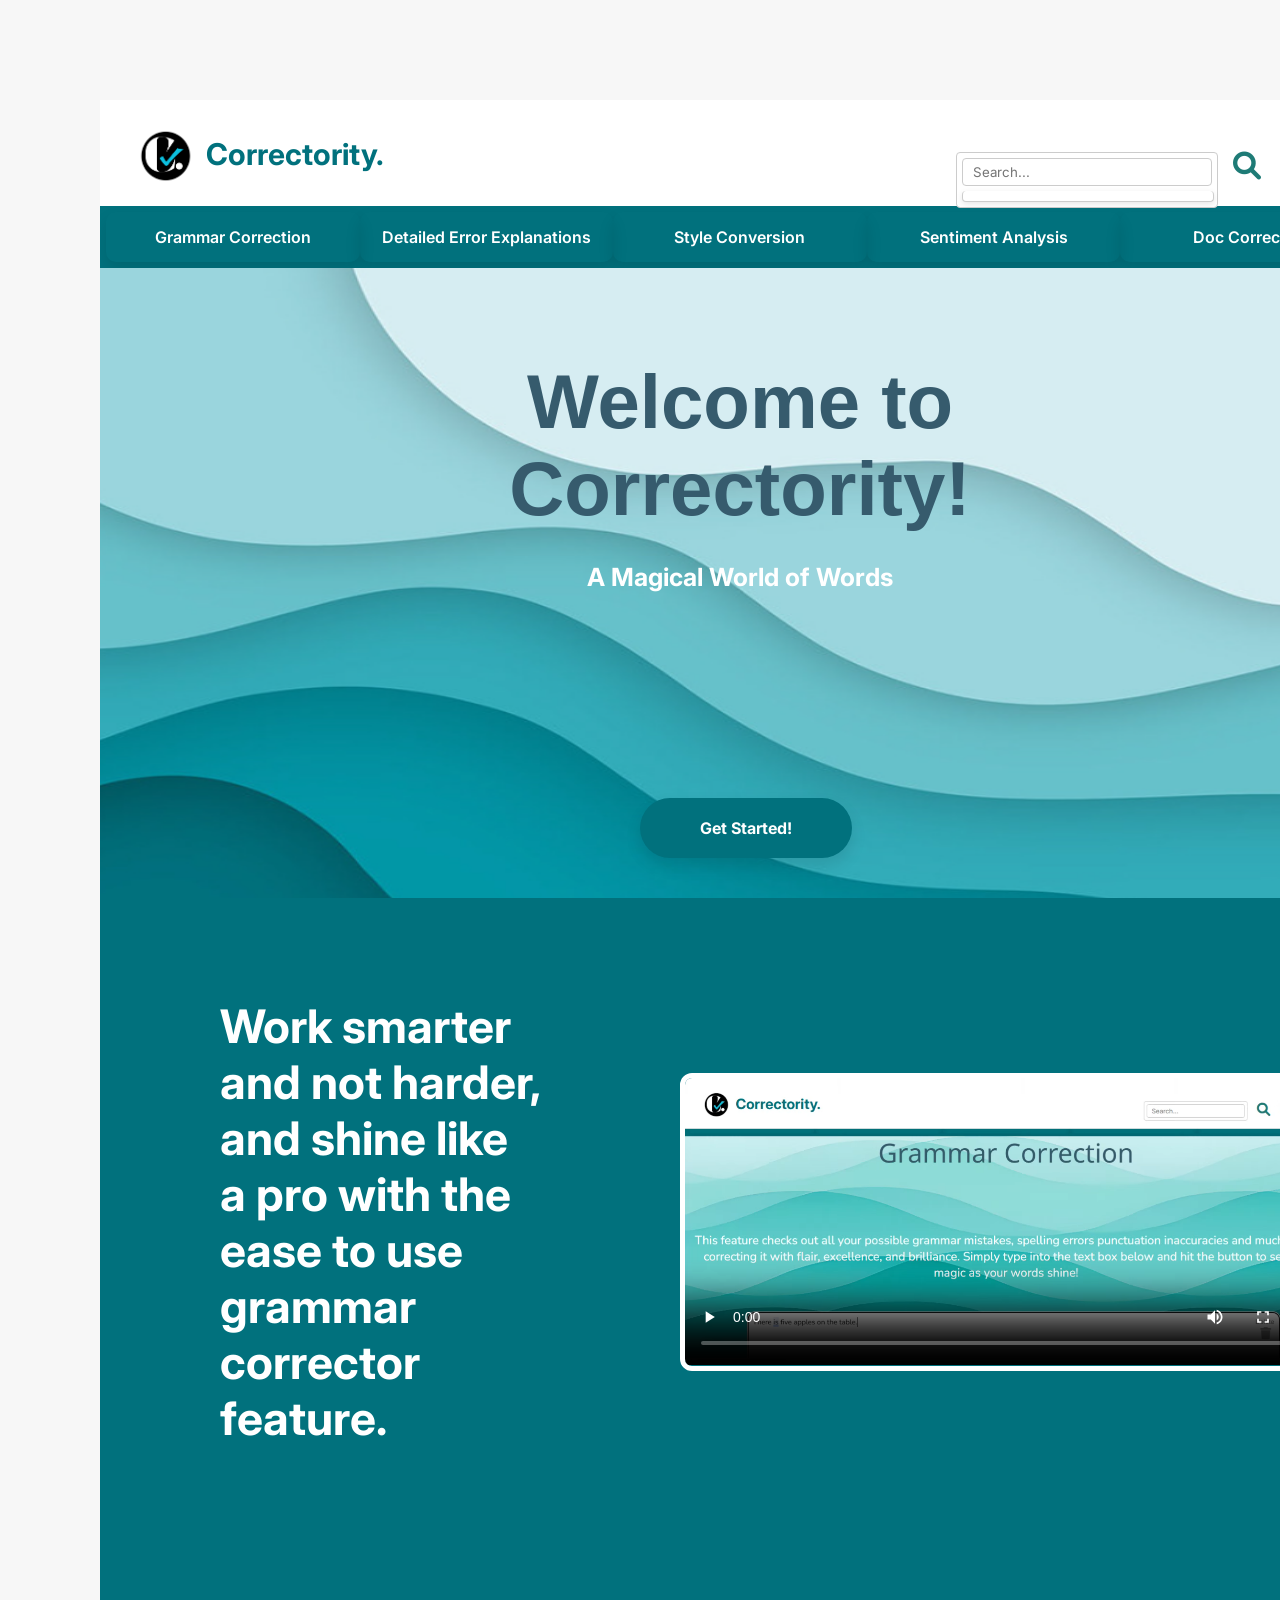
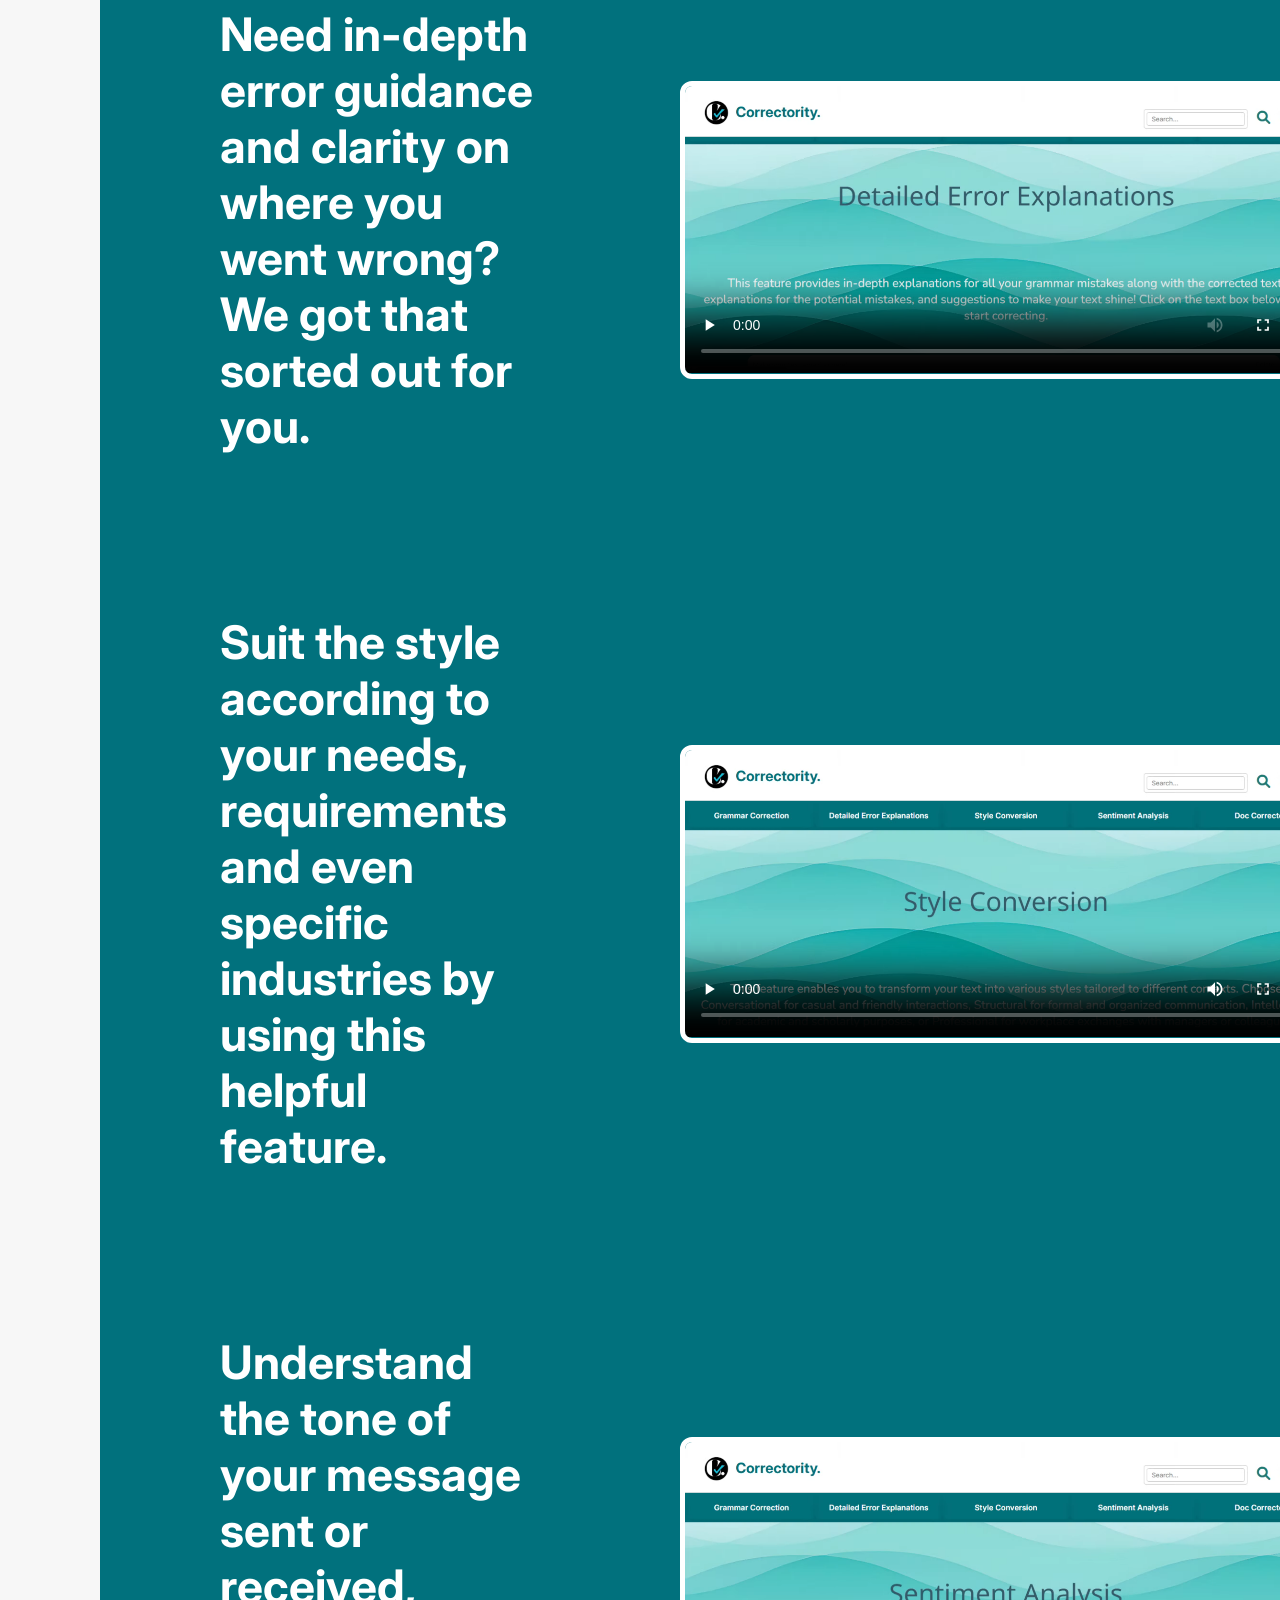
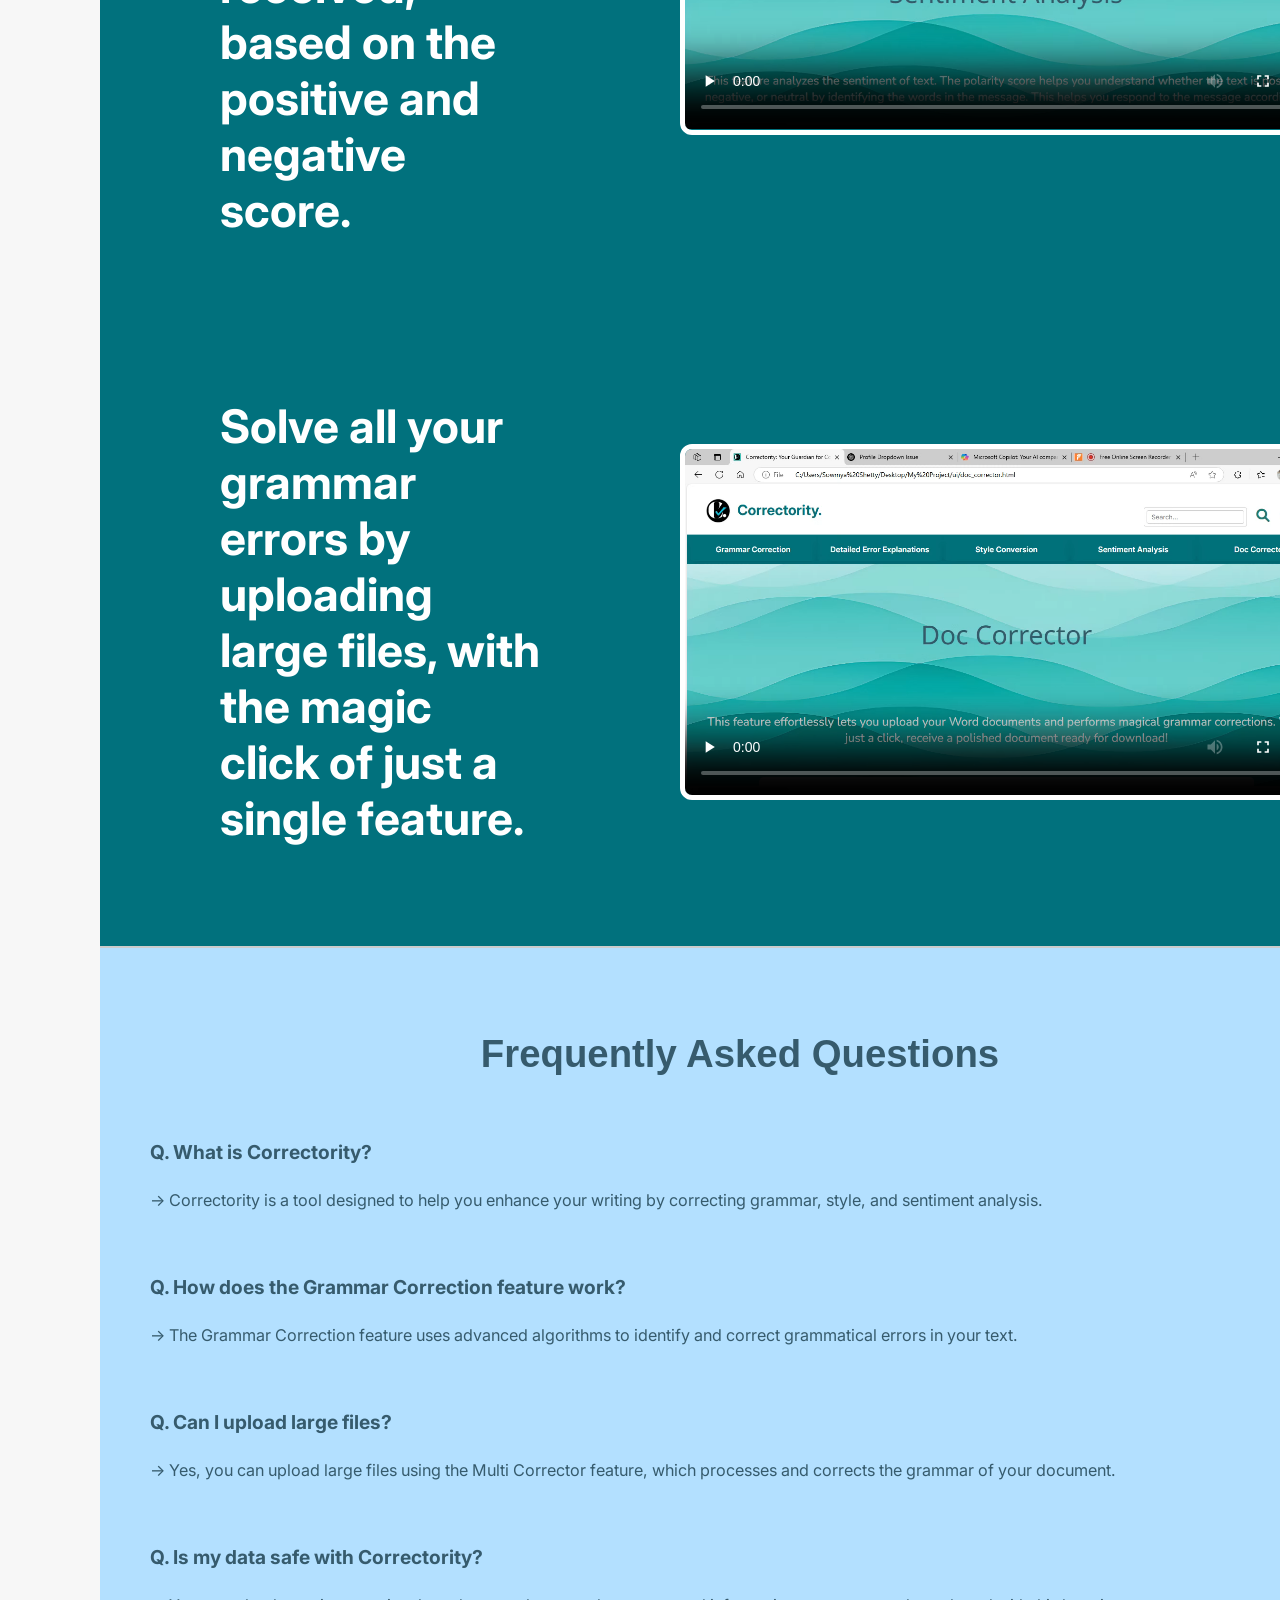
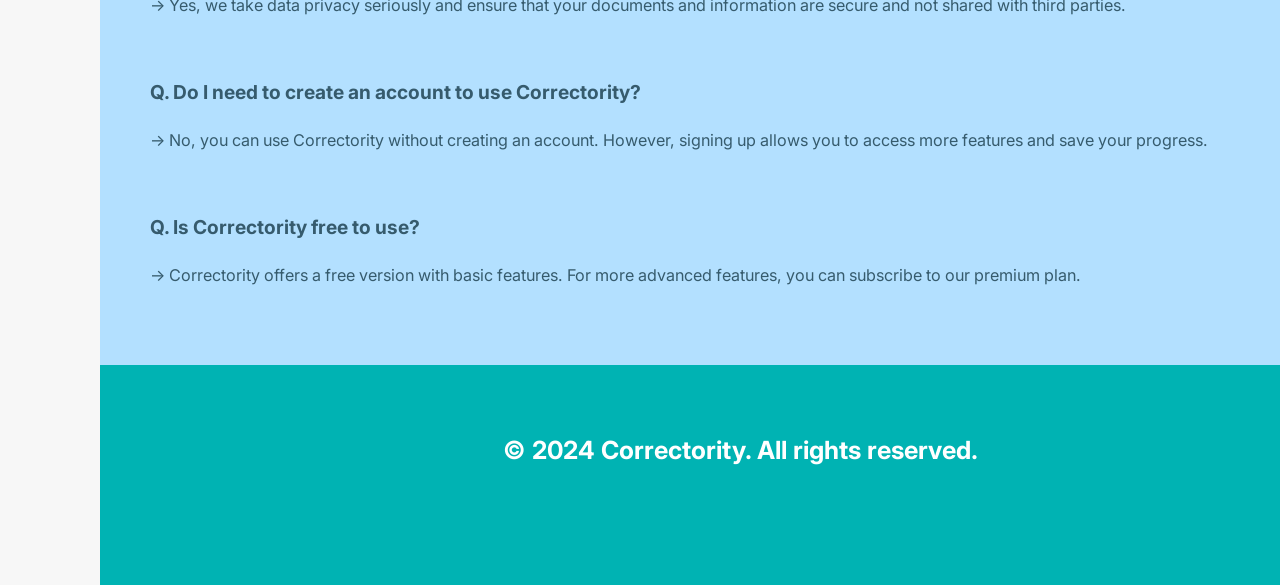
<file: index.html>
<!DOCTYPE html>
<html lang="en">
<head>
    <meta charset="UTF-8">	
    <title>Correctority: Your Guardian for Correctness</title>
    <link rel="preconnect" href="https://fonts.googleapis.com">
    <link rel="preconnect" href="https://fonts.gstatic.com" crossorigin>
    <link href="https://fonts.googleapis.com/css2?family=Inter:ital,opsz,wght@0,14..32,100..900;1,14..32,100..900&display=swap" rel="stylesheet">
    <link rel="stylesheet" type="text/css" href="style.css">
    
    <!-- Path goes into ui/images/ -->
    <link rel="icon" href="ui/images/favicon.ico" type="image/x-icon">
    <link rel="stylesheet" href="https://cdnjs.cloudflare.com/ajax/libs/font-awesome/6.0.0-beta3/css/all.min.css">
</head>
<body>
    <div class="banner">
        <div class="logo">
             <!-- Relative link to home page and logo image in ui/images/ -->
             <a href="index.html">
                <img src="ui/images/correctority_logo.png" alt="Correctority Logo" class="logo-img" style="cursor: pointer;">
            </a>
        </div>
        <div class="inter-bold" onclick="showFeature('home')" style="cursor: pointer;">
            Correctority.
        </div>
    <nav>
        <ul class="nav-items">
            <li>
                <a href="javascript:void(0);" id="search-icon" class="search-icon">
                    <i class="fa-solid fa-magnifying-glass" style="font-size:28px;color: #1e7b76;"></i>
                </a>
                <div class="search-bar" id="search-bar">
                    <input type="text" id="search-input" placeholder="Search..." onkeyup="showSuggestions(this.value)">
                    <div id="suggestions" role="listbox" aria-live="polite"></div>
                </div>
            </li>
            <li>
                <a href="javascript:void(0);" class="profile-icon" id="profile-icon">
                    <i class="fa-solid fa-circle-user" style="font-size:28px;color:#1e7b76;"></i>
                </a>
                <ul class="dropdown-content" id="profile-dropdown-content">
                    <li><a href="#" id="login-btn">Login</a></li>
                    <li><a href="#" id="signup-btn">Sign Up</a></li>
                </ul>
            </li>
            <li>
                <a href="javascript:void(0);" class="menu-icon" id="menu-icon">
                    <i class="fa-solid fa-bars" style="font-size:28px;color: #1e7b76;"></i>
                </a>
                <ul class="dropdown-content" id="menu-dropdown-content">
                    <li><a href="#faqs">FAQs</a></li>
                    <li><a href="about.html">About Us</a></li>
                </ul>
            </li>
        </ul>
    </nav>
    </div>
    <div class="light-banner">
        <button onclick="location.href='grammar_correction.html'" class="cormorant-garamond-bold">Grammar Correction</button>
        <button onclick="location.href='detailed_error_explanations.html'" class="cormorant-garamond-bold">Detailed Error Explanations</button>
        <button onclick="location.href='style_conversion.html'" class="cormorant-garamond-bold">Style Conversion</button>
        <button onclick="location.href='sentiment_analysis.html'" class="cormorant-garamond-bold">Sentiment Analysis</button>
        <button onclick="location.href='doc_corrector.html'" class="cormorant-garamond-bold">Doc Corrector</button>
    </div>
    <div class="main-body">
        <h1 class="inter-body">Welcome to <br> Correctority!</h1>
        <p class="inter-body">A Magical World of Words</p>
    </div>
  
     <button class="get-started-btn" onclick="showDropdown()">Get Started!</button> 
    </div>
    <div class="features-section">
        <div class="feature-item">
            <div class="feature-text">
                <h2>Work smarter and not harder, and shine like a pro with the ease to use grammar corrector feature.</h2>
            </div>
            <div class="feature-image">
            <video controls width="650">
                <source src="ui/video/grammar_correction_sentence.webm" type="video/webm">
                Your browser does not support the video tag.
            </video>
            </div>
        </div>
        <div class="feature-item">
            <div class="feature-text">
                <h2>Need in-depth error guidance and clarity on where you went wrong? We got that sorted out for you.</h2>
            </div>
            <div class="feature-image">
            <video controls width="650">
                <source src="ui/video/detailed_error_explanations.webm" type="video/webm">
                Your browser does not support the video tag.
            </video>
            </div>
        </div>
        <div class="feature-item">
            <div class="feature-text">
                <h2>Suit the style according to your needs, requirements and even specific industries by using this helpful feature.</h2>
            </div>
            <div class="feature-image">
            <video controls width="650">
                <source src="ui/video/style_conversion.webm" type="video/webm">
                Your browser does not support the video tag.
            </video>
            </div>
        </div>
        <div class="feature-item">
            <div class="feature-text">
                <h2>Understand the tone of your message sent or received, based on the positive and negative score.</h2>
            </div>
            <div class="feature-image">
            <video controls width="650">
                <source src="ui/video/sentiment_analysis.webm" type="video/webm">
                Your browser does not support the video tag.
            </video>
            </div>
         </div>
        <div class="feature-item">
            <div class="feature-text">
                <h2>Solve all your grammar errors by uploading large files, with the magic click of just a single feature. </h2>
            </div>
            <div class="feature-image">
            <video controls width="650">
                <source src="ui/video/doc_corrector.webm" type="video/webm">
                Your browser does not support the video tag.
            </video>
            </div>
        </div>
    </div>

    <div id="faqs" class="faq-section">
    <h5>Frequently Asked Questions</h5>
    <div class="faq-item">
        <h4>Q. What is Correctority?</h4>
        <p class="faq-para"> -> Correctority is a tool designed to help you enhance your writing by correcting grammar, style, and sentiment analysis.</p>
    </div>
    <div class="faq-item">
        <h4>Q. How does the Grammar Correction feature work?</h4>
        <p class="faq-para"> -> The Grammar Correction feature uses advanced algorithms to identify and correct grammatical errors in your text.</p>
    </div>
    <div class="faq-item">
        <h4>Q. Can I upload large files?</h4>
        <p class="faq-para"> -> Yes, you can upload large files using the Multi Corrector feature, which processes and corrects the grammar of your document.</p>
    </div>
    <div class="faq-item">
        <h4>Q. Is my data safe with Correctority?</h4>
        <p class="faq-para">-> Yes, we take data privacy seriously and ensure that your documents and information are secure and not shared with third parties.</p>
    </div>
    <div class="faq-item">
        <h4>Q. Do I need to create an account to use Correctority?</h4>
        <p class="faq-para">-> No, you can use Correctority without creating an account. However, signing up allows you to access more features and save your progress.</p>
    </div>
    <div class="faq-item">
        <h4>Q. Is Correctority free to use?</h4>
        <p class="faq-para">-> Correctority offers a free version with basic features. For more advanced features, you can subscribe to our premium plan.</p>
    </div>
</div>

    <!-- Login Modal -->
    <div id="loginModal" class="modal">
        <div class="modal-content">
            <span class="close" onclick="closeModal('loginModal')">&times;</span>
            <img src="ui/images/correctority_logo.png" alt="Logo" class="modal-logo">
            <h3>Login</h3>
            <form>
                <label for="login-email">Email:</label>
                <input type="email" id="login-email" name="login-email" required>
                <label for="login-password">Password:</label>
                <input type="password" id="login-password" name="login-password" required>
                <button type="submit">Login</button>
            </form>
        </div>
    </div>

    <!-- Sign Up Modal -->
    <div id="signupModal" class="modal">
        <div class="modal-content">
            <span class="close" onclick="closeModal('signupModal')">&times;</span>
            <img src="ui/images/correctority_logo.png" alt="Logo" class="modal-logo">
            <h3>Sign Up</h3>
            <form>
                <label for="signup-email">Email:</label>
                <input type="email" id="signup-email" name="signup-email" required>
                <label for="signup-password">Password:</label>
                <input type="password" id="signup-password" name="signup-password" required>
                <label for="signup-confirm-password">Confirm Password:</label>
                <input type="password" id="signup-confirm-password" name="signup-confirm-password" required>
                <button type="submit">Sign Up</button>
            </form>
        </div>
    </div>

    <script src="script.js"></script>

<footer>
        <p>&copy; 2024 Correctority. All rights reserved.</p>
    </footer>

</body>
</html>
</file>
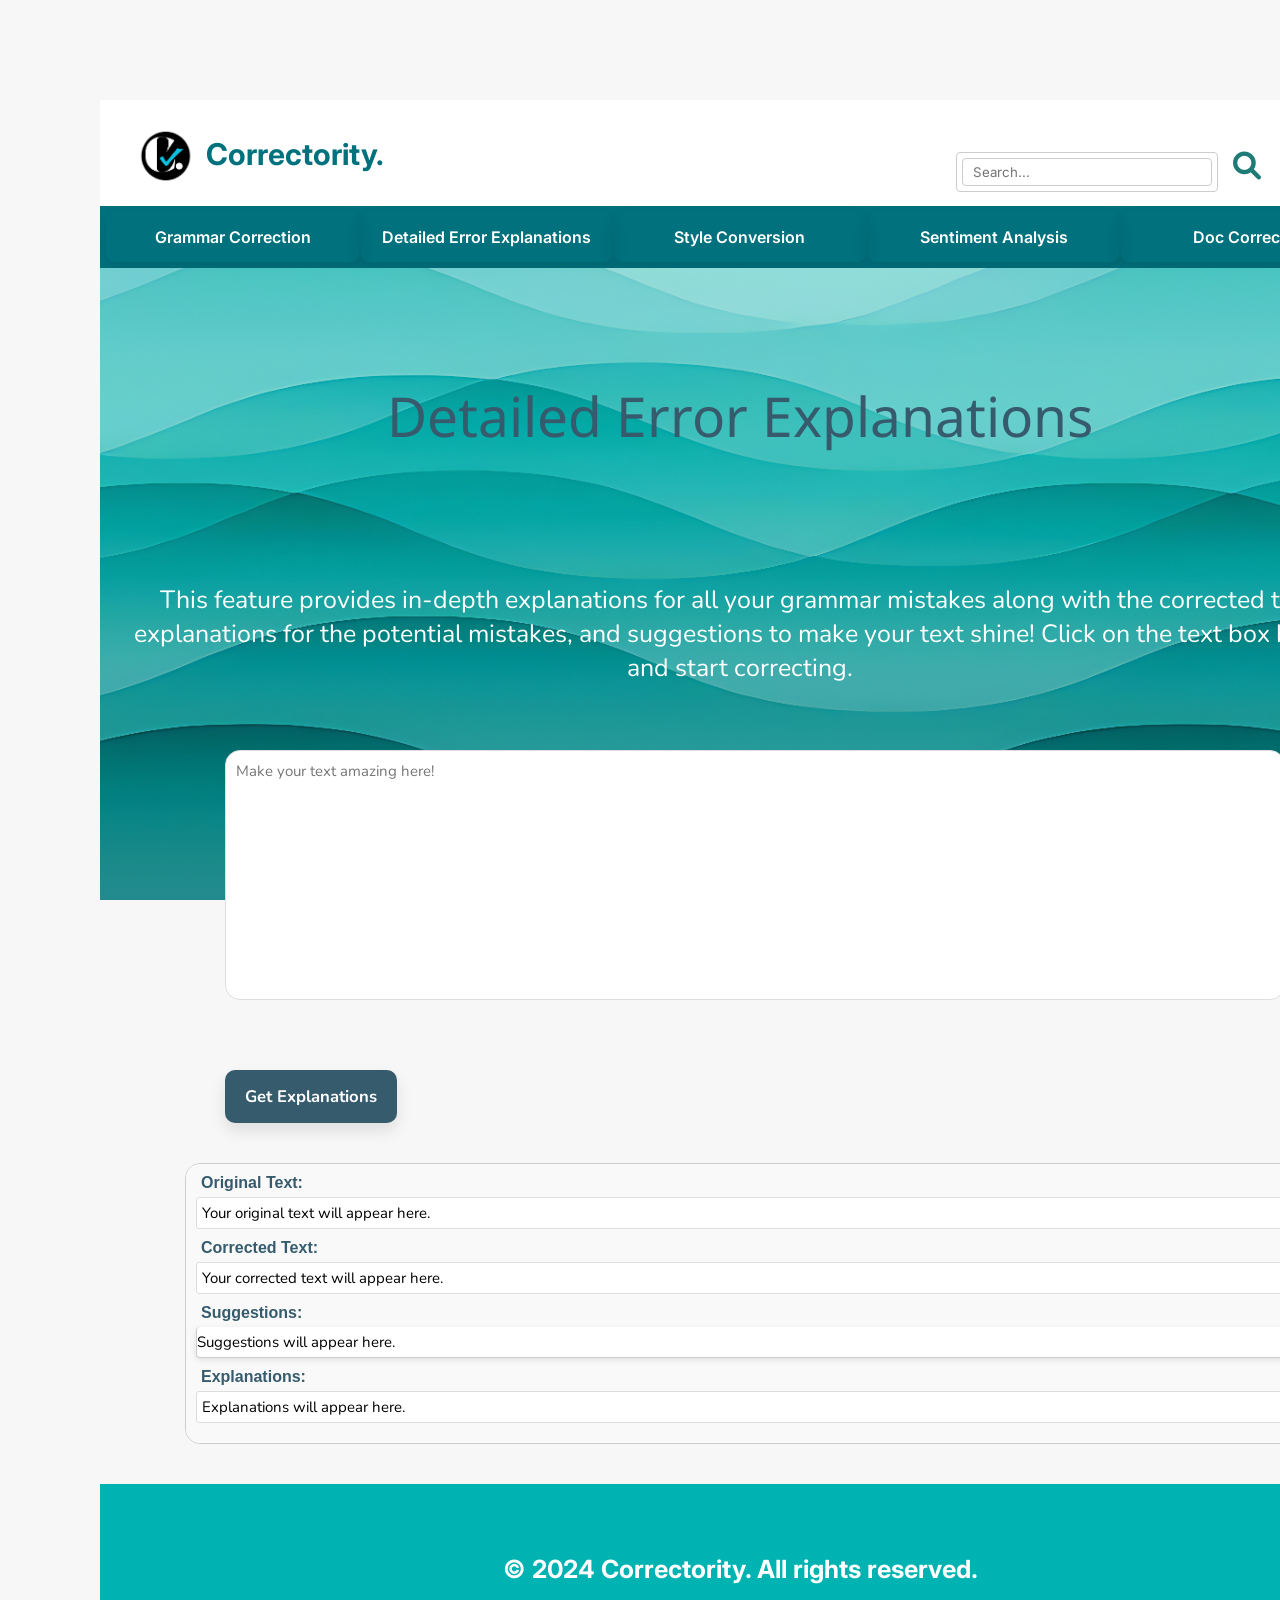
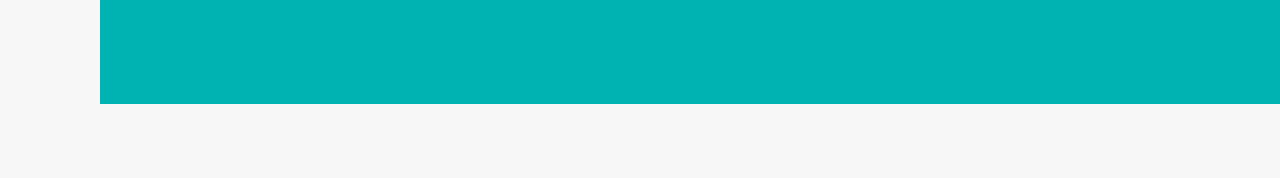
<file: detailed_error_explanations.html>
<!DOCTYPE html>
<html lang="en">
<head>
    <meta charset="UTF-8">
    <meta name="viewport" content="width=device-width, initial-scale=1">
    <title>Correctority: Your Guardian for Correctness</title>
    <link rel="preconnect" href="https://fonts.googleapis.com">
    <link rel="preconnect" href="https://fonts.gstatic.com" crossorigin>
    <link href="https://fonts.googleapis.com/css2?family=Inter:ital,opsz,wght@0,14..32,100..900;1,14..32,100..900&family=Noto+Sans:ital,wght@0,100..900;1,100..900&family=Nunito:ital,wght@0,200..1000;1,200..1000&display=swap" rel="stylesheet">
    <link rel="stylesheet" type="text/css" href="style.css">
    
    <!-- FIXED: Updated relative path to favicon -->
    <link rel="icon" href="ui/images/favicon.ico" type="image/x-icon">
    <link rel="stylesheet" href="https://cdnjs.cloudflare.com/ajax/libs/font-awesome/6.0.0-beta3/css/all.min.css">
</head>
<body>
    <div class="banner">
        <div class="logo">
             <!-- FIXED: Relative links to index.html and logo in ui/images/ -->
             <a href="index.html">
                <img src="ui/images/correctority_logo.png" alt="Correctority Logo" class="logo-img" style="cursor: pointer;">
            </a>
        </div>
        <div class="inter-bold" onclick="showFeature('home')" style="cursor: pointer;">
            Correctority.
        </div>
    <nav>
        <ul class="nav-items">
            <li>
                <a href="javascript:void(0);" id="search-icon" class="search-icon">
                    <i class="fa-solid fa-magnifying-glass" style="font-size:28px;color: #1e7b76;"></i>
                </a>
                <div class="search-bar" id="search-bar">
                    <input type="text" placeholder="Search...">
                </div>
            </li>
            <li>
                <a href="javascript:void(0);" class="profile-icon" id="profile-icon">
                    <i class="fa-solid fa-circle-user" style="font-size:28px;color:#1e7b76;"></i>
                </a>
                <ul class="dropdown-content" id="profile-dropdown-content">
                    <li><a href="#login">Login</a></li>
                    <li><a href="#signup">Sign Up</a></li>
                </ul>
            </li>
            <li>
                <a href="javascript:void(0);" class="menu-icon" id="menu-icon">
                    <i class="fa-solid fa-bars" style="font-size:28px;color: #1e7b76;"></i>
                </a>
                <ul class="dropdown-content" id="menu-dropdown-content">
                    <li><a href="#faqs">FAQs</a></li>
                    <li><a href="about.html">About Us</a></li>
                </ul>
            </li>
        </ul>
    </nav>
    </div>
    <div class="light-banner">
        <button onclick="location.href='grammar_correction.html'" class="cormorant-garamond-bold">Grammar Correction</button>
        <button onclick="location.href='detailed_error_explanations.html'" class="cormorant-garamond-bold">Detailed Error Explanations</button>
        <button onclick="location.href='style_conversion.html'" class="cormorant-garamond-bold">Style Conversion</button>
        <button onclick="location.href='sentiment_analysis.html'" class="cormorant-garamond-bold">Sentiment Analysis</button>
        <button onclick="location.href='doc_corrector.html'" class="cormorant-garamond-bold">Doc Corrector</button>
    </div>
    <div class="feature-body">
    <h3 class="noto-sans-feature-head">Detailed Error Explanations</h3>
    <p class="nunito-feature-body">
        This feature provides in-depth explanations for all your grammar mistakes along with the corrected text, explanations for the potential mistakes, and suggestions to make your text shine! Click on the text box below and start correcting.
    </p>

    <div class="input-container">
        <textarea id="input-text" placeholder="Make your text amazing here!"></textarea>
        <div class="icon-container">
            <i class="fa fa-trash clear-icon" onclick="clearInput()"></i>
            <span id="delete-label" class="icon-label">Delete</span>
        </div>
    </div>

    <div class="button-container">
        <button onclick="getExplanations()">Get Explanations</button>
    </div>

    <div class="output-box">
        <div class="label">Original Text:</div>
        <div class="content" id="original-text">Your original text will appear here.</div>

        <div class="label">Corrected Text:</div>
        <div class="content" id="corrected-text">Your corrected text will appear here.</div>

        <div class="label">Suggestions:</div>
        <div class="content" id="suggestions">Suggestions will appear here.</div>

        <div class="label">Explanations:</div>
        <div class="content" id="explanations">Explanations will appear here.</div>
    </div>
</div>

    <script src="script.js"></script> 
<footer>
        <p>&copy; 2024 Correctority. All rights reserved.</p>
    </footer>

</body>
</html>
</file>
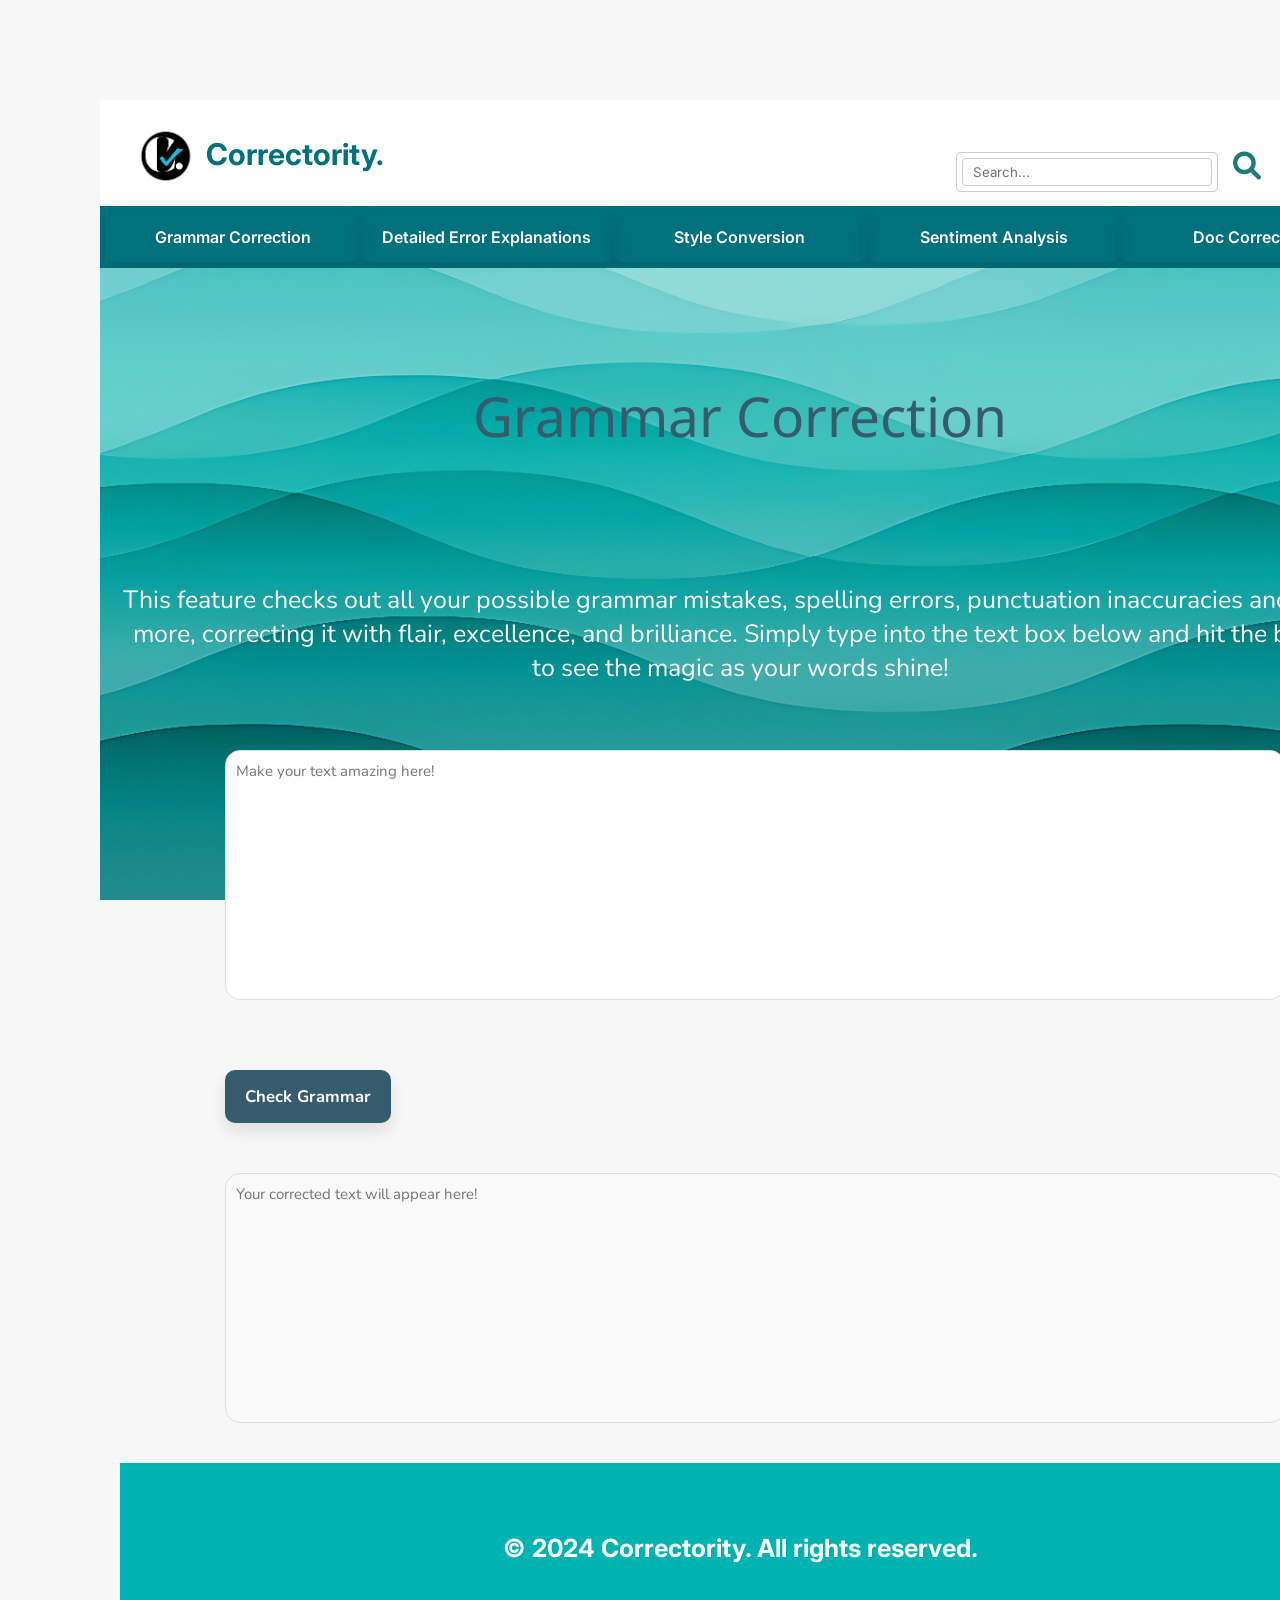
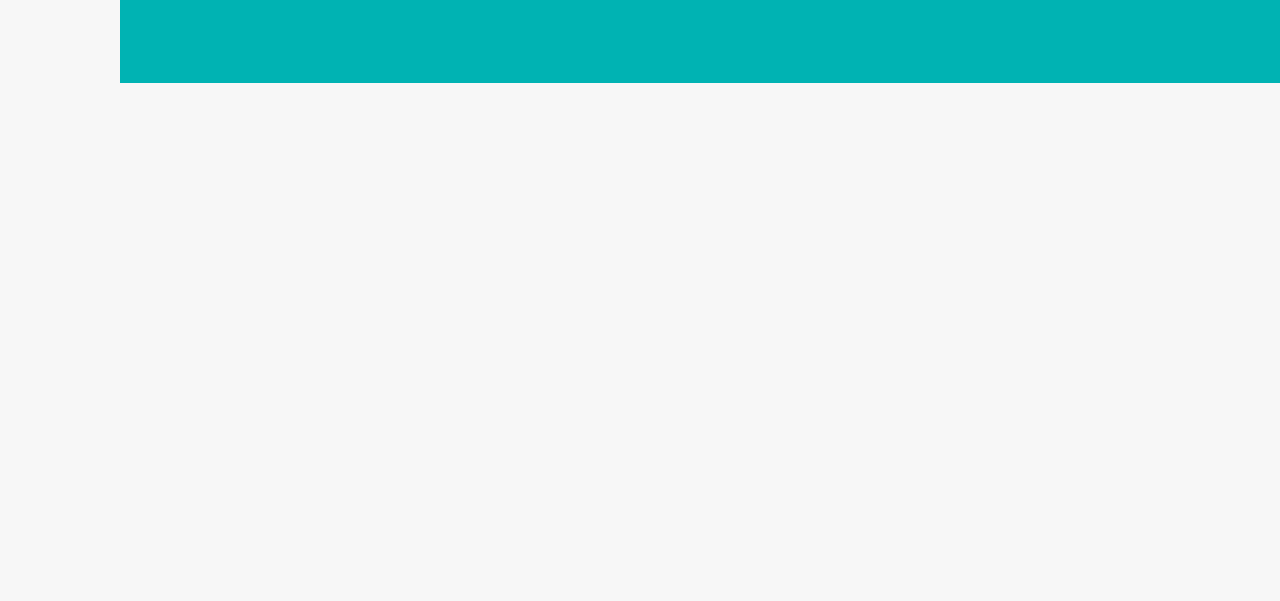
<file: grammar_correction.html>
<!DOCTYPE html>
<html lang="en">
<head>
    <meta charset="UTF-8">
    <meta name="viewport" content="width=device-width, initial-scale=1">
    <title>Correctority: Your Guardian for Correctness</title>
    <link rel="preconnect" href="https://fonts.googleapis.com">
    <link rel="preconnect" href="https://fonts.gstatic.com" crossorigin>
    <link href="https://fonts.googleapis.com/css2?family=Inter:ital,opsz,wght@0,14..32,100..900;1,14..32,100..900&family=Noto+Sans:ital,wght@0,100..900;1,100..900&family=Nunito:ital,wght@0,200..1000;1,200..1000&display=swap" rel="stylesheet">
    <link rel="stylesheet" type="text/css" href="style.css">
    
    <!-- FIXED: Relative path to favicon -->
    <link rel="icon" href="ui/images/favicon.ico" type="image/x-icon">
    <link rel="stylesheet" href="https://cdnjs.cloudflare.com/ajax/libs/font-awesome/6.0.0-beta3/css/all.min.css">
</head>
<body>
    <div class="banner">
        <div class="logo">
             <!-- FIXED: Relative links to index.html and logo in ui/images/ -->
             <a href="index.html">
                <img src="ui/images/correctority_logo.png" alt="Correctority Logo" class="logo-img" style="cursor: pointer;">
            </a>
        </div>
        <div class="inter-bold" onclick="showFeature('home')" style="cursor: pointer;">
            Correctority.
        </div>
    <nav>
        <ul class="nav-items">
            <li>
                <a href="javascript:void(0);" id="search-icon" class="search-icon">
                    <i class="fa-solid fa-magnifying-glass" style="font-size:28px;color: #1e7b76;"></i>
                </a>
                <div class="search-bar" id="search-bar">
                    <input type="text" placeholder="Search...">
                </div>
            </li>
            <li>
                <a href="javascript:void(0);" class="profile-icon" id="profile-icon">
                    <i class="fa-solid fa-circle-user" style="font-size:28px;color:#1e7b76;"></i>
                </a>
                <ul class="dropdown-content" id="profile-dropdown-content">
                    <li><a href="#login">Login</a></li>
                    <li><a href="#signup">Sign Up</a></li>
                </ul>
            </li>
            <li>
                <a href="javascript:void(0);" class="menu-icon" id="menu-icon">
                    <i class="fa-solid fa-bars" style="font-size:28px;color: #1e7b76;"></i>
                </a>
                <ul class="dropdown-content" id="menu-dropdown-content">
                    <li><a href="#faqs">FAQs</a></li>
                    <li><a href="about.html">About Us</a></li>
                </ul>
            </li>
        </ul>
    </nav>
    </div>
    <div class="light-banner">
        <button onclick="location.href='grammar_correction.html'" class="cormorant-garamond-bold">Grammar Correction</button>
        <button onclick="location.href='detailed_error_explanations.html'" class="cormorant-garamond-bold">Detailed Error Explanations</button>
        <button onclick="location.href='style_conversion.html'" class="cormorant-garamond-bold">Style Conversion</button>
        <button onclick="location.href='sentiment_analysis.html'" class="cormorant-garamond-bold">Sentiment Analysis</button>
        <button onclick="location.href='doc_corrector.html'" class="cormorant-garamond-bold">Doc Corrector</button>
    </div>
    <div class="feature-body">
        <h3 class="noto-sans-feature-head">Grammar Correction</h3>
        <p class="nunito-feature-body">This feature checks out all your possible grammar mistakes, spelling errors, punctuation inaccuracies and much more, correcting it with flair, excellence, and brilliance. Simply type into the text box below and hit the button to see the magic as your words shine!</p>
        
        <div class="input-container">
        <textarea id="input-text" placeholder="Make your text amazing here!"></textarea>
        <div class="icon-container">
        <i class="fa fa-trash clear-icon" onclick="clearInput()"></i>
        <span id="delete-label" class="icon-label">Delete</span>
        </div>
        </div>

        <div class="button-container">
        <button onclick="initiateGrammarCheck()">Check Grammar</button>
        </div>
        
        <div class="textarea-container"> 
        <textarea id="result" placeholder="Your corrected text will appear here!" readonly></textarea>
        <div class="icon-container">
        <span id="copy-label" class="icon-label">Copy</span>
        <i class="fa fa-copy copy-icon" onclick="copyResult()"></i>
        </div>
        </div>
        
      
    <script src="script.js"></script> 

<footer>
        <p>&copy; 2024 Correctority. All rights reserved.</p>
    </footer>

</body>
</html>
</file>
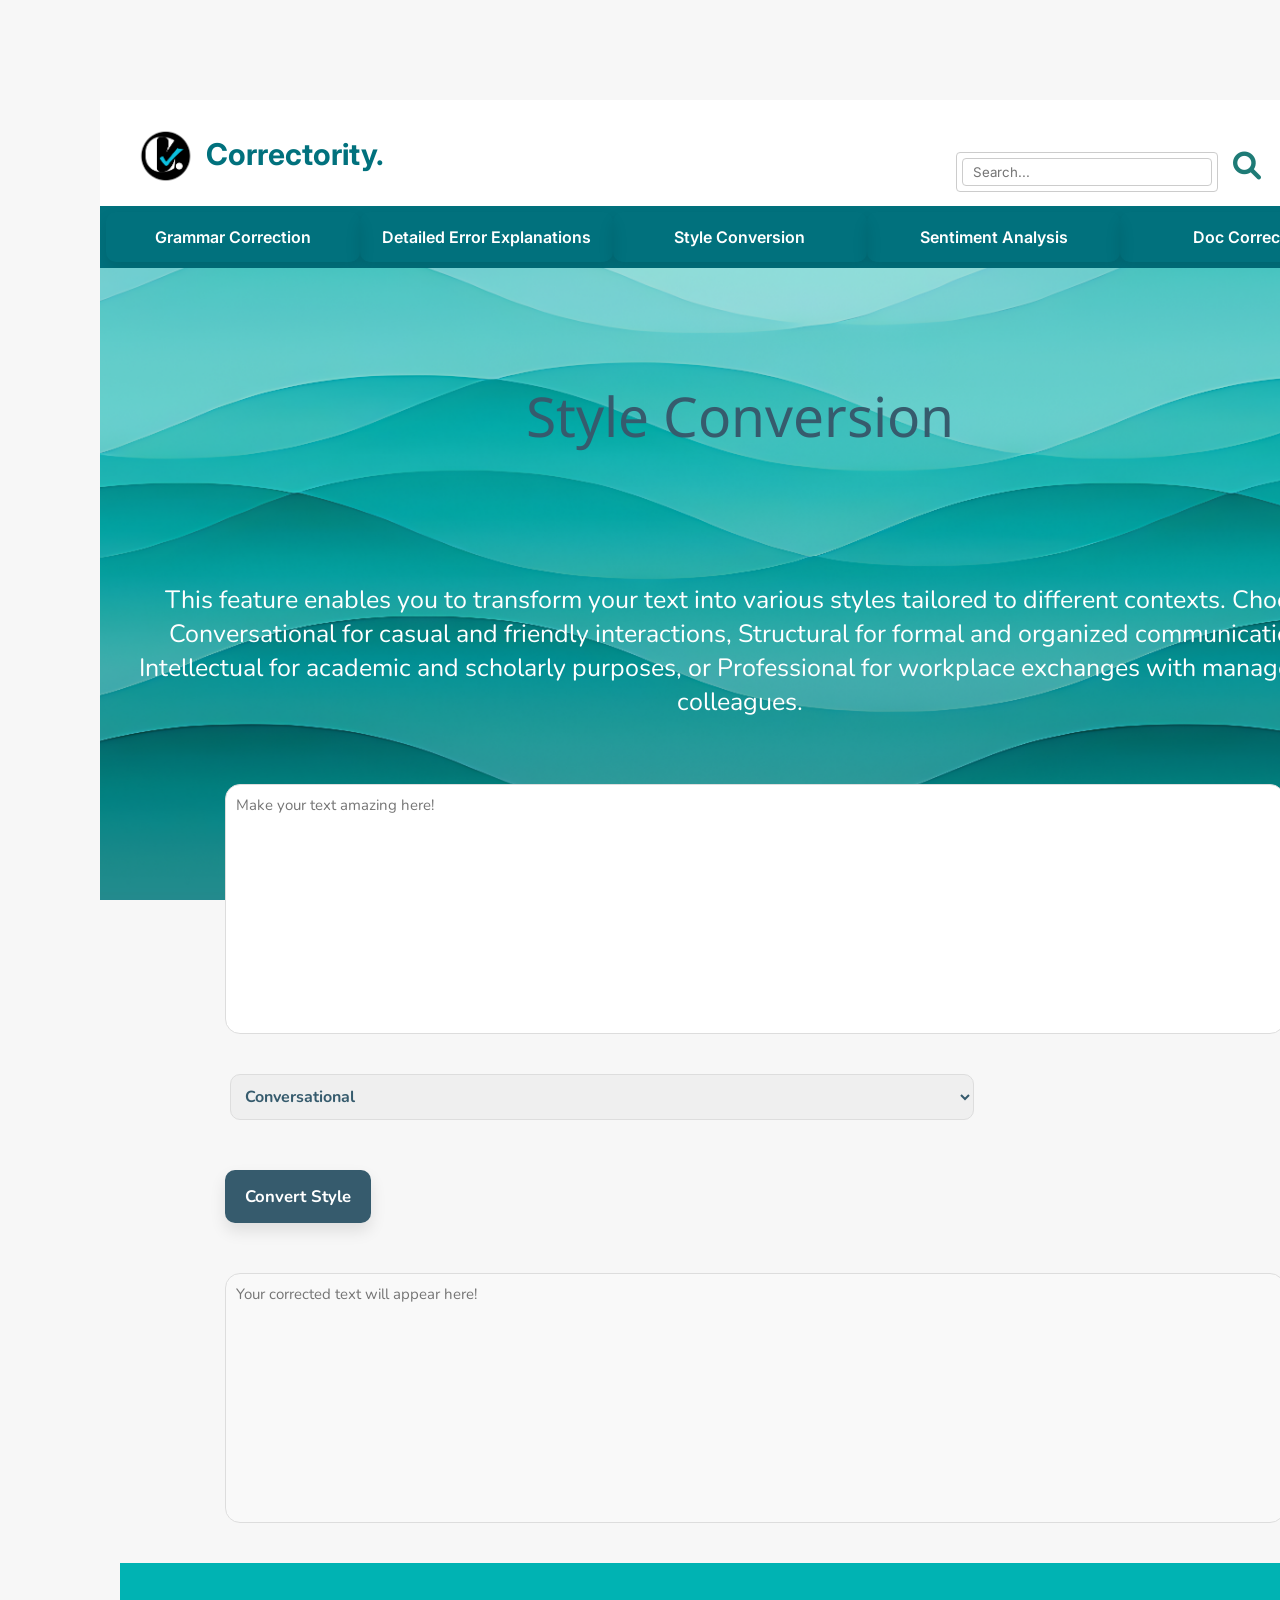
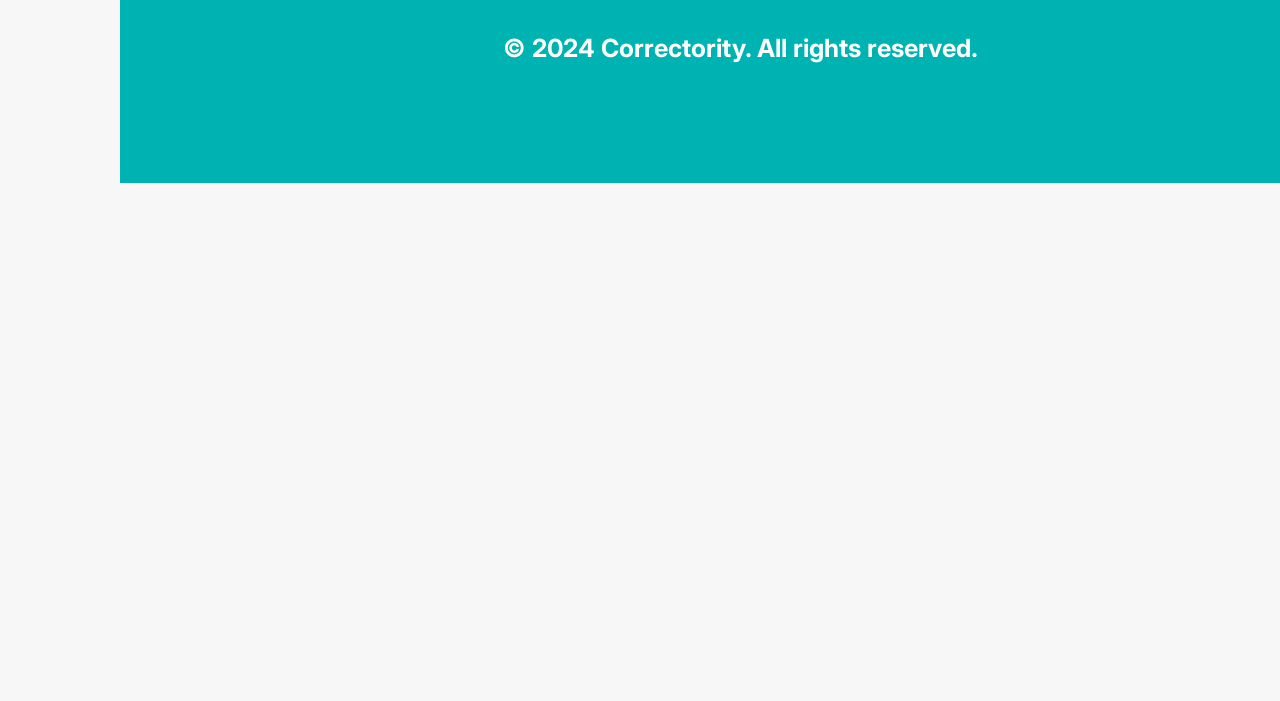
<file: style_conversion.html>
<!DOCTYPE html>
<html lang="en">
<head>
    <meta charset="UTF-8">
    <meta name="viewport" content="width=device-width, initial-scale=1">
    <title>Correctority: Your Guardian for Correctness</title>
    <link rel="preconnect" href="https://fonts.googleapis.com">
    <link rel="preconnect" href="https://fonts.gstatic.com" crossorigin>
    <link href="https://fonts.googleapis.com/css2?family=Inter:ital,opsz,wght@0,14..32,100..900;1,14..32,100..900&family=Noto+Sans:ital,wght@0,100..900;1,100..900&family=Nunito:ital,wght@0,200..1000;1,200..1000&display=swap" rel="stylesheet">
    <link rel="stylesheet" type="text/css" href="style.css">
    
    <!-- FIXED: Relative path to favicon -->
    <link rel="icon" href="ui/images/favicon.ico" type="image/x-icon">
    <link rel="stylesheet" href="https://cdnjs.cloudflare.com/ajax/libs/font-awesome/6.0.0-beta3/css/all.min.css">
</head>
<body>
    <div class="banner">
        <div class="logo">
             <!-- FIXED: Relative links to index.html and logo in ui/images/ -->
             <a href="index.html">
                <img src="ui/images/correctority_logo.png" alt="Correctority Logo" class="logo-img" style="cursor: pointer;">
            </a>
        </div>
        <div class="inter-bold" onclick="showFeature('home')" style="cursor: pointer;">
            Correctority.
        </div>
    <nav>
        <ul class="nav-items">
            <li>
                <a href="javascript:void(0);" id="search-icon" class="search-icon">
                    <i class="fa-solid fa-magnifying-glass" style="font-size:28px;color: #1e7b76;"></i>
                </a>
                <div class="search-bar" id="search-bar">
                    <input type="text" placeholder="Search...">
                </div>
            </li>
            <li>
                <a href="javascript:void(0);" class="profile-icon" id="profile-icon">
                    <i class="fa-solid fa-circle-user" style="font-size:28px;color:#1e7b76;"></i>
                </a>
                <ul class="dropdown-content" id="profile-dropdown-content">
                    <li><a href="#login">Login</a></li>
                    <li><a href="#signup">Sign Up</a></li>
                </ul>
            </li>
            <li>
                <a href="javascript:void(0);" class="menu-icon" id="menu-icon">
                    <i class="fa-solid fa-bars" style="font-size:28px;color: #1e7b76;"></i>
                </a>
                <ul class="dropdown-content" id="menu-dropdown-content">
                    <li><a href="#faqs">FAQs</a></li>
                    <li><a href="about.html">About Us</a></li>
                </ul>
            </li>
        </ul>
    </nav>
    </div>
    <div class="light-banner">
        <button onclick="location.href='grammar_correction.html'" class="cormorant-garamond-bold">Grammar Correction</button>
        <button onclick="location.href='detailed_error_explanations.html'" class="cormorant-garamond-bold">Detailed Error Explanations</button>
        <button onclick="location.href='style_conversion.html'" class="cormorant-garamond-bold">Style Conversion</button>
        <button onclick="location.href='sentiment_analysis.html'" class="cormorant-garamond-bold">Sentiment Analysis</button>
        <button onclick="location.href='doc_corrector.html'" class="cormorant-garamond-bold">Doc Corrector</button>
    </div>
    <div class="feature-body">
        <h3 class="noto-sans-feature-head">Style Conversion</h3>
        <p class="nunito-feature-body">This feature enables you to transform your text into various styles tailored to different contexts. Choose Conversational for casual and friendly interactions, Structural for formal and organized communication, Intellectual for academic and scholarly purposes, or Professional for workplace exchanges with managers or colleagues.</p>
                 
            <div class="input-container">
            <textarea id="input-text" placeholder="Make your text amazing here!"></textarea>
        <div class="icon-container">
        <i class="fa fa-trash clear-icon" onclick="clearInput()"></i>
        <span id="delete-label" class="icon-label">Delete</span>
        </div>
        </div> 
           
            <select id="style-select" class="form-select">
                <option value="Conversational">Conversational</option>
                <option value="Structural">Structural</option>
                <option value="Intellectual">Intellectual</option>
                <option value="Professional">Professional</option>
            </select>
            
        <div class="button-container">    
        <button onclick="correctAndConvertStyle()">Convert Style</button>
        </div>
        
        <div class="textarea-container">
            <textarea id="result" placeholder="Your corrected text will appear here!" readonly></textarea>
        <div class="icon-container">
        <span id="copy-label" class="icon-label">Copy</span>
        <i class="fa fa-copy copy-icon" onclick="copyResult()"></i>
        </div>
        </div>

    <script src="script.js"></script> 

<footer>
        <p>&copy; 2024 Correctority. All rights reserved.</p>
    </footer>

</body>
</html>
</file>
<file: style.css>
/* Home Page */
body, html {
    width: 100%;
    height: 100%;
    margin: 0;
    padding: 0;
}

.main-body { 
    /* FIXED: Relative path for background image */
    background-image: url("ui/images/home_page.png");
    background-size: 2000px 900px; 
    background-position: center; 
    background-repeat: no-repeat;
    height: 60vh;
    transition: opacity 1s ease-out; /* Smooth transition for opacity */
}

.fade-out {
    opacity: 0; /* Make background invisible */
}

body {
    font-family: Arial, sans-serif;
    background-color: #f7f7f7;
    margin: 0;
    padding: 100px;
}

/* Banner option */

.banner {
    background-color: white;
    padding: 16px;
    text-align: center;
    color: #01717d;
    position: sticky; 
    top: 0; 
    z-index: 1000;
}

.banner-container {
    margin: 0; /* Removes any margin around the banner */
    padding: 0; /* Removes any padding around the banner */
}

/* Home Button option */
.get-started-btn { 
    font-family: "Inter", serif; 
    font-weight: bold;
    font-size: 16px; 
    background-color: #01717d; 
    padding: 20px 60px; 
    cursor: pointer; 
    border-radius: 35px; 
    transition: background-color 0.6s, box-shadow 0.3s; 
    display: block;
    margin-top: -130px;
    margin-bottom: 40px;
    margin-right: -60px;
    margin-left: 540px; 
    position: relative; 
    overflow: hidden;
} 

.get-started-btn:hover { 
    background-color: white; 
    color: #01717d;  
}

.sparkle {
    position: absolute;
    width: 5px;
    height: 5px;
    background-color: #365b6d;
    border-radius: 50%;
    opacity: 0;
    pointer-events: none;
    animation: sparkle-animation 1s ease-out infinite;
}

@keyframes sparkle-animation {
    from {
        transform: scale(1);
        opacity: 1;
    }
    to {
        transform: scale(2);
        opacity: 0;
    }
}

.get-started-btn:hover .sparkle {
    opacity: 1;
}

.light-banner { 
    background-color: #01717d; 
    padding: 6px; 
    text-align: center;
    overflow: hidden; 
    display: flex;  
    position: sticky;   
    top: 60px;
} 

.light-banner button {
    background: none; 
    cursor: pointer;
    flex: 1; 
    white-space: normal;  
    transition: background-color 0.3s, color 0.3s, transform 0.3s;   
    text-align: center; 
    font-family: 'Inter', serif; 
    font-weight: 600;
    font-size: 16px;
    margin-top: 0px;
    position: sticky;
} 

.light-banner button:hover { 
    background-color: white; 
    color: #01717d; 
    transform: scale(1.1); 
} 

@keyframes slideIn { 
    from { 
        transform: translateY(-100%); 
        opacity: 0; 
    } 
    to { 
        transform: translateY(0);  
        opacity: 1; 
    } 
} 

.main-body {
    background-color: #f7f7f7;
    padding: 60px;
    text-align: left;
}

/* Home Texts */
h1 {
    font-size: 76.2px;
    color: #365b6d;
    text-align: center;
    margin-top: 30px;
    margin-left: 70px;
    margin-right: 70px;
    margin-bottom: 10px;
}

p {
    font-size: 25px;
    color: white;
    text-align: center;
    text-indent: 0px;
    margin-top: 30px;
    padding: 0px;
    font-family: "Inter", bold;
    font-weight: bold;
}

h2 {
    font-size: 46.2px;
    font-family: "Inter", serif;
    color: white;
    text-align: left;
    margin: 60px 100px;
}

.inter-bold {
    font-family: "Inter", serif;
    font-optical-sizing: auto;
    font-weight: 700;
    font-style: normal;
    font-size: 30px;
    text-align: left;
    margin-top: -50px;
    margin-right: 9000px;
    margin-left: 90px;
    margin-bottom: 10px;
}

/* Features option */

.features-section { 
    padding: 20px; 
    background-color: #01717d;
} 

.feature-item { 
    display: flex;   
    padding: 20px 0; 
    align-items: center;
} 

.feature-text { 
    flex: 1; 
    padding-right: 20px;
} 

.feature-image { 
    flex: 1;  
    display: flex; 
    justify-content: center; 
    align-items: center; 
    text-align: center; 
    padding: 20px; 
    background-color: #01717d;
} 

.feature-image p { 
    font-size: 16px; 
    background-color: #777; 
}

/* Logo CSS */
.logo-img { 
    width: 60px;
    height: 60px; 
    display: inline-block; 
    vertical-align: middle;
    margin-top: 10px;
    margin-right: 9000px;
    margin-left: 20px;
}

.logo-container {
    display: flex;
    align-items: center;
    justify-content: flex-start; /* Align logo container to the left */
}

.nav-items {
    display: flex;
    padding: 0;
    list-style: none;
    justify-content: flex-end;
    margin: 0;
    margin-top: -30px;
    margin-bottom: 10px;
}

.nav-items li {
    list-style: none;
    margin-left: 25px;
    font-weight: bold;
    position: relative;
}

.nav-items li a {
    text-decoration: none;
    color: #365b6d;
    font-size: 1em;
    transition: color 0.3s ease !important;
}

.nav-items li a:hover {
    color: #00CED1;
}

#profile-dropdown-content {
    top: 50px; 
    left: -120px; 
}

#menu-dropdown-content {
    top: 50px; 
    left: -130px; 
}

.dropdown-content {
    display: none;
    position: absolute;
    background-color: white;
    min-width: 160px;
    box-shadow: 0px 8px 16px rgba(0,0,0,0.2);
    z-index: 1;
    top: 73px;
    right: 0;
    left: 40px;
    padding: 0;
}

.dropdown-content li {
    list-style: none;
    margin: 0;
    padding: 0;
}

.dropdown-content li a {
    font-family: "Inter", serif; 
    font-weight: bold;
    color: #365b6d;
    padding: 12px 16px;
    text-decoration: none;
    text-align: center;
    display: block;
    transition: background-color 0.3s ease;
    margin: 0;
}

.dropdown-content li a:hover {
    background-color: #f1f1f1;
}

.dropdown-show {
    display: block;
}

/* Search icon and bar */
.search-bar {
    position: absolute;
    top: 0.01px; 
    right: 43px; 
    padding: 5px;
    background: #fff; 
    border: 1px solid #ccc;
    border-radius: 4px;
    z-index: 10;
    width: 250px;
}

.search-bar input {
    width: 100%;
    box-sizing: border-box;
    padding: 5px 10px;
    border: 1px solid #ccc;
    border-radius: 4px;
    font-family: "Inter", italic;
}

.search-show {
    display: block !important;
}

#suggestions {
    border: 1px solid #ccc;
    border-top: none;
    background-color: #fff;
    position: relative; 
    width: 100%; 
    padding: 5px 0;
    margin-top: 5px; 
    overflow-y: auto;
    border-radius: 4px;
    box-shadow: 0 2px 6px rgba(0,0,0,0.1);
}

.suggestion-item {
    padding: 12px 20px;
    cursor: pointer;
    border-bottom: 1px solid #eee;
    font-size: 14px;
}

.suggestion-item:last-child {
    border-bottom: none;
}

.suggestion-item:hover {
    background-color: #f0f0f0;
}

/* Features css */

.feature-body { 
    /* FIXED: Relative path for background image */
    background-image: url("ui/images/feature_page.jpeg");
    background-size: cover; 
    background-repeat: no-repeat;
    background-attachment: fixed;
    min-height: 100vh;
    width: 100%;   
    display: flex;
    flex-direction: column;
    margin: 0;
    padding: 20px;
    box-sizing: border-box;
}

h3 {
    font-size: 55px;
    color: #365b6d;
    text-align: center;
    margin-top: 90px;
    margin-bottom: 100px;
    margin-right: 100px;
    margin-left: 100px;
    font-family: 'Inter-bold', serif; 
}

p1 {
    font-size: 25px;
    color: #365b6d;
    text-align: center;
    margin-top: -40px;
    margin-bottom: 100px;
    margin-right: 100px;
    margin-left: 100px;
}

.noto-sans-feature-head {
    font-family: "Noto Sans", serif;
    font-optical-sizing: auto;
    font-weight: 400;
    font-style: normal;
    font-variation-settings: "wdth" 100;
}

.nunito-feature-body {
    font-family: "Nunito", serif;
    font-optical-sizing: auto;
    font-weight: 400;
    font-style: normal;
}

/* Feature Page text */
textarea {
    width: 103%;
    height: 250px;
    padding: 10px 50px 10px 10px;
    display: block;
    font-size: 15px;
    font-family: "Nunito", serif;
    margin: 20px auto;
    box-sizing: border-box;
    border-radius: 15px;
    border: 1px solid #ddd; 
    resize: none; 
}

.textarea-container {
    position: relative;
    margin: 20px auto;
    width: 83%;
}

button {
    font-family: "Nunito", serif;
    font-size: 16.7px;
    font-weight: 700;
    color: white;
    background-color: #365b6d;
    border: none;
    padding: 15px 20px;
    cursor: pointer;
    margin-top: 10px;
    box-shadow: 0px 8px 16px rgba(0, 0, 0, 0.1);
    border-radius: 10px;
    display: inline-block;
}

button:hover {
    background-color: #2d4f5d;
}

.button-container {
    margin: 20px auto;
    width: 83%;
}

#result {
    width: 103%; 
    height: 250px; 
    padding: 10px 50px 10px 10px; 
    font-size: 15px; 
    background-color: #f9f9f9; 
    border-radius: 15px; 
    border: 1px solid #ddd; 
    resize: none; 
    margin-top: 10px;
}

/* Input container styling with the dustbin icon */
.input-container {
    position: relative;
    width: 83%;
    margin: 20px auto;
}

.icon-container {
    position: absolute;
    display: flex;
    flex-direction: column;
    align-items: center;
    gap: 5px;
}

.clear-icon {
    position: absolute;
    top: -238px;
    right: -1095px;
    cursor: pointer;
    color: #999;
    font-size: 25px;
    transition: color 0.3s ease;
}

.clear-icon:hover {
    color: #365b6d;
}

.icon-label {
    font-size: 13px;
    font-family: 'Inter', serif;
    color: #777;
    text-align: center;
    margin-top: -258px;
    margin-right: -2165px;
    margin-bottom: 1000px;
}

/* Output container styling with the copy icon */
.copy-icon {
    position: absolute;
    bottom: 1070px;
    top: -240px;
    right: -1095px;
    cursor: pointer;
    color: #999;
    font-size: 25px;
    transition: color 0.3s ease;
}

.copy-icon:hover {
    color: #365b6d;
}

.icon-container .icon-label {
    font-size: 13px;
    color: #777;
    font-family: 'Inter', serif;
}

.copy-label {
    margin-bottom: -20px; 
}

/* Detailed - Error Output Box */
.output-box {
    width: 100%;
    max-width: 1110px;
    min-height: 150px;
    height: auto;
    border: 1px solid #ccc;
    padding: 10px;
    margin: 20px auto;
    border-radius: 15px;
    background-color: #f9f9f9;
    display: block;
    box-sizing: border-box;   
    text-align: left;
    overflow: auto;
}

.output-box .label {
    font-weight: bold;
    margin-bottom: 5px;
    margin-left: 5px;
    color: #365b6d;
}

.output-box .content {
    margin-bottom: 10px;
    padding: 5px;
    border: 1px solid #ddd;
    border-radius: 3px;
    background-color: #fff;
    font-size: 15px;
    font-family: "Nunito", serif;
    position: relative;
    display: flex;
    justify-content: space-between;  
    align-items: center;
}

/* Updated class for the copy icon */
.copysicon { 
    color: #999; 
    cursor: pointer; 
    font-size: 20px; 
    position: static; 
    bottom: 5px; 
    left: 1060px; 
}

.copysicon:hover {
    color: #365b6d; 
}

/* Styles for the "Text copied!" message */
.copied-message {
    position: absolute;
    top: 35px; 
    left: 50px; 
    background-color: #4CAF50;
    color: white;
    font-size: 12px;
    padding: 5px 10px;
    border-radius: 5px;
    opacity: 1;
    z-index: 100; 
    animation: fadeOut 2s forwards ease-in-out; 
    white-space: nowrap; 
    pointer-events: none; 
}

@keyframes fadeOut {
    0% {
        opacity: 1;
    }
    100% {
        opacity: 0;
    }
}

/* Style Conversion Selection Style */
.form-select {
    width: 60%;
    padding: 10px;
    margin-bottom: 20px;
    margin-left: 110px;
    border: 1px solid #ddd;
    border-radius: 10px;
    font-size: 1em;
    font-family: "Nunito", serif;
    color: #365b6d; 
    font-weight: 700;
}

/* Doc Corrector */
.file-upload-container {
    display: flex;
    flex-direction: column;
    align-items: center;
    justify-content: center;
    margin: 30px auto;
    padding: 10px;
    width: 300px;
}

.file-upload-background {
    background-color: #e0e0e0;
    border-radius: 10px;
    padding: 60px 70px; 
    margin-bottom: 15px;
    display: flex;
    width: 900px; 
    height: 125px;
    justify-content: center;
    align-items: center;
    box-shadow: 0 4px 8px rgba(0, 0, 0, 0.1);
}

.file-upload-container input[type="file"] {
    display: none; /* Hide the default file input */
}

.file-upload-container label {
    display: inline-block;
    padding: 20px 30px;
    font-family: "Nunito", sans-serif;
    font-size: 19px;
    font-weight: bold;
    color: #fff;
    background-color: #00cccc;
    border: none;
    border-radius: 15px;
    cursor: pointer;
    transition: background-color 0.3s, transform 0.2s;
    text-align: center;
}

.file-upload-container label:hover {
    background-color: #009999;
    transform: translateY(-2px);
}

.file-upload-container label:active {
    transform: translateY(0);
}

.file-upload-container button {
    margin-top: 10px;
    padding: 20px 30px;
    font-family: "Nunito", sans-serif;
    font-size: 16px;
    font-weight: bold;
    color: #fff;
    background-color: #365b6d;
    border: none;
    border-radius: 15px;
    cursor: pointer;
    transition: background-color 0.3s, transform 0.2s;
}

.file-upload-container button:hover {
    background-color: #004d4d;
    transform: translateY(-2px);
}

.file-upload-container button:active {
    transform: translateY(0);
}

/* FAQ */
.faq-section {
    padding: 20px;
    background-color: #b3e0ff;
    border-top: 2px solid #ccc;
    font-size: 46.2px;
    color: #365b6d;
    text-align: center;
    font-family: "Nunito", sans-serif;
}

.faq-item {
    font-size: 19.2px;
    color: #365b6d;
    text-align: left;
    font-family: "Inter", serif;
    margin-left: 30px;
    margin-bottom: 20px;
    padding-bottom: 30px;
}

.faq-para {
    font-size: 16.2px;
    color: #365b6d;
    text-align: left;
    font-family: "Inter", serif;
    margin: 10px 0;
    font-weight: normal;
}

/* Modal */
.modal {
    display: none;
    position: fixed;
    z-index: 1;
    left: 0;
    top: 0;
    width: 100%;
    height: 100%;
    overflow: auto;
    background-color: rgba(0, 0, 0, 0.5);
}

.modal-content {
    background-color: #fff;
    margin: 10% auto;
    padding: 20px;
    border: 1px solid #888;
    width: 80%;
    max-width: 500px;
    border-radius: 5px;
    box-shadow: 0 4px 8px rgba(0, 0, 0, 0.1);
    text-align: left;
    position: relative;
}

.close {
    color: #aaa;
    float: right;
    font-size: 28px;
    font-weight: bold;
}

.close:hover,
.close:focus {
    color: #000;
    text-decoration: none;
    cursor: pointer;
}

.modal-logo {
    max-width: 100px;
    height: auto;
    display: block;
    margin: 0 auto 20px auto;
}

.modal form {
    display: flex;
    flex-direction: column;
}

.modal form label {
    margin-bottom: 5px;
}

.modal form input {
    margin-bottom: 10px;
    padding: 10px;
    font-size: 16px;
    border: 1px solid #ccc;
    border-radius: 5px;
    font-family: "Nunito", sans-serif;
}

.modal form button {
    padding: 10px;
    font-size: 16px;
    font-weight: bold;
    color: #fff;
    background-color: #365b6d;
    border: none;
    border-radius: 5px;
    cursor: pointer;
    font-family: "Nunito", sans-serif;
}

.modal form button:hover {
    background-color: #003c4d;
}

/* About Us Page */
.about-us {
    padding: 20px;
    margin: 0 auto;
    max-width: 800px;
    line-height: 1.6;
}

.about-content {
    text-align: left;
}

.about-content p {
    margin-bottom: 20px;
    font-weight: 500;
    color: #365b6d;
}

.about-content h2 {
    margin-bottom: 20px;
    text-align: center;
    color: #365b6d;
    font-weight: 700;
}

.about-body {
    /* FIXED: Relative path for background image */
    background-image: url("ui/images/home_page.png");
    background-size: cover;
    background-position: center;
    background-repeat: no-repeat;
    min-height: calc(100vh - 100px);
    transition: opacity 1s ease-out;
    display: flex;
    flex-direction: column;
    justify-content: center;
    align-items: center;
}

/* Video CSS */
.feature-image {
    text-align: center;
    margin: 10px 0;
}

.feature-image video {
    border: 5px solid white; 
    border-radius: 12px;
}

/* Footer CSS */
footer {
    text-align: center;
    background-color: #00b3b3;
    color: white;
    position: relative;
    margin: 0;
    padding: 10px 90px;
    height: 200px; 
    line-height: 90px; 
}
</file>
